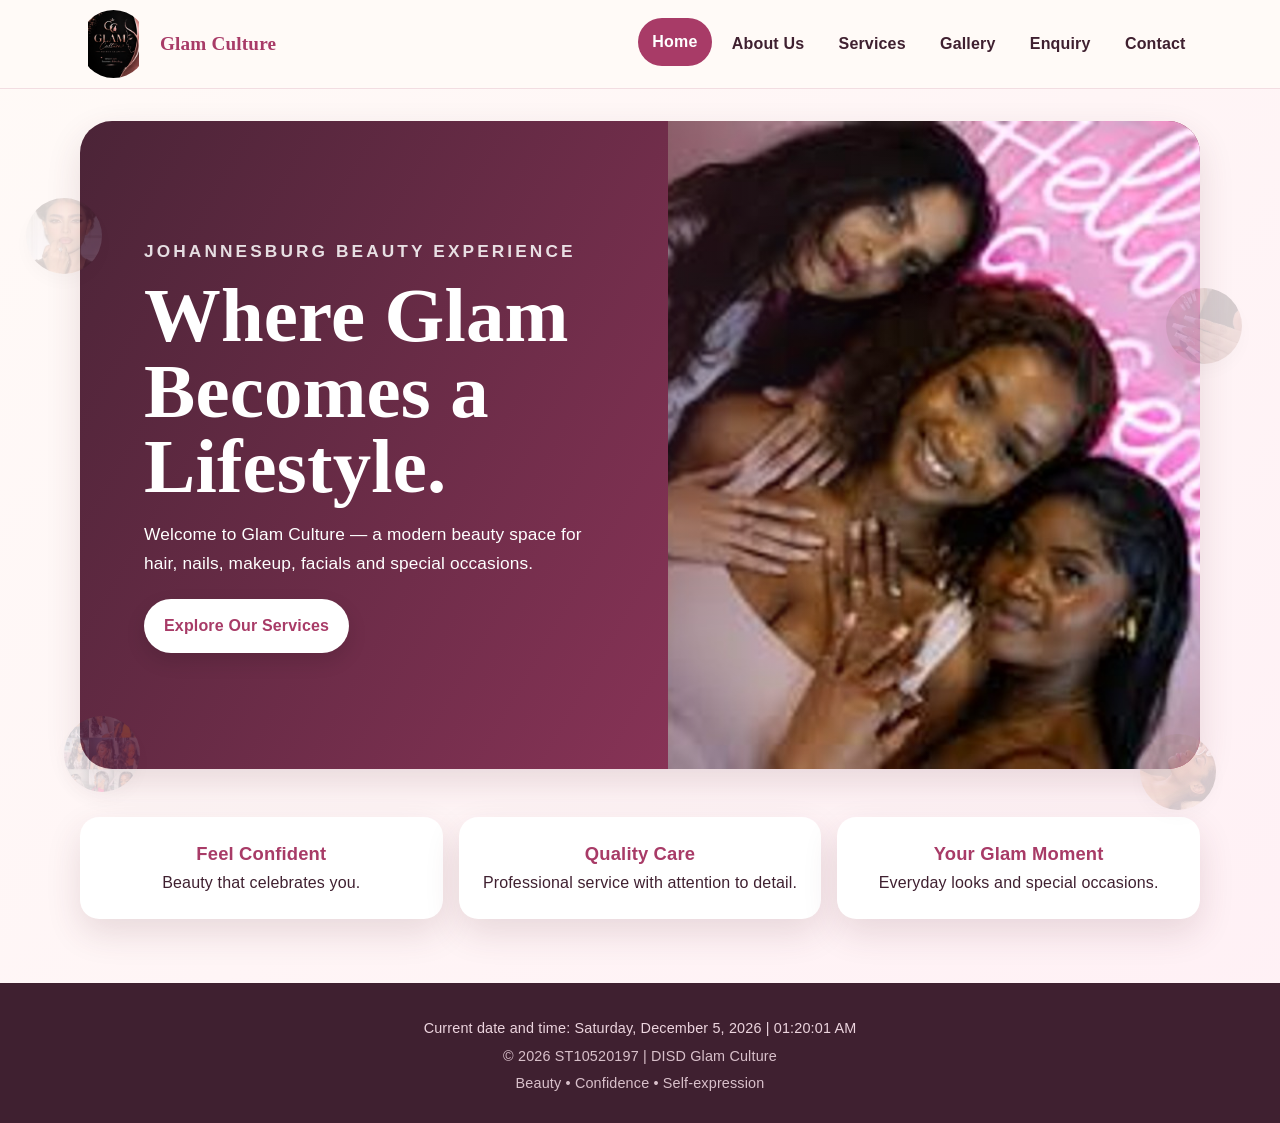
<file: DISD GLAM CULTURE/index.html>
<!DOCTYPE html>
<html lang="en">
<head>
<meta charset="utf-8"/>
<meta content="width=device-width,initial-scale=1.0" name="viewport"/>
<meta content="Discover Glam Culture in Johannesburg for hair styling, nail services, makeup, facials and bridal beauty. Explore our beauty services and enquire today." name="description"/>
<meta content="beauty salon Johannesburg, hair styling, nail services, makeup, facials, bridal beauty" name="keywords"/>
<meta content="#a83b67" name="theme-color"/>
<title>Glam Culture | Beauty Services in Johannesburg</title>
<link href="style.css" rel="stylesheet"/>
</head>
<body>
<header class="site-header">
<nav aria-label="Main navigation" class="navbar">
<a class="brand" href="home.html">
<img alt="Glam Culture logo" class="logo" src="images/logo.png"/>
<span>Glam Culture</span>
</a>
<button aria-expanded="false" aria-label="Open navigation" class="menu-btn">Menu</button>
<ul class="nav-links">
<li><a class="active" href="home.html">Home</a>
</li>
<li><a class="" href="about.html">About Us</a>
</li>
<li><a class="" href="services.html">Services</a>
</li>
<li><a class="" href="gallery.html">Gallery</a>
</li>
<li><a href="enquiry.html">Enquiry</a></li>
<li><a class="" href="contact.html">Contact</a>
</li>
</ul>
</nav>
</header>
<div aria-hidden="true" class="floating-glam">
<img alt="" class="float-item" src="images/makeup.jpg"/>
<img alt="" class="float-item" src="images/nails.jpg"/>
<img alt="" class="float-item" src="images/hair.jpg"/>
<img alt="" class="float-item" src="images/facial.jpg"/>
</div>
<main>
<section class="hero">
<div class="hero-copy">
<p class="eyebrow">Johannesburg Beauty Experience</p>
<h1>Where Glam Becomes a Lifestyle.</h1>
<p>Welcome to Glam Culture — a modern beauty space for hair, nails, makeup, facials and special occasions.</p>
<a class="btn" href="services.html">Explore Our Services</a>
</div>
<div class="hero-image">
<picture><source media="(max-width:600px)" srcset="images/beauty-480.jpg"/>
<source media="(max-width:1000px)" srcset="images/beauty-900.jpg"/>
<img alt="Glam Culture beauty inspiration" sizes="(max-width:900px) 100vw, 45vw" src="images/beauty-1400.jpg" srcset="images/beauty-480.jpg 480w, images/beauty-900.jpg 900w, images/beauty-1400.jpg 1400w"/>
</picture>
</div>
</section>
<section class="intro-strip reveal">
<article>
<strong>Feel Confident</strong>
<span>Beauty that celebrates you.</span>
</article>
<article><strong>Quality Care</strong>
<span>Professional service with attention to detail.</span>
</article>
<article><strong>Your Glam Moment</strong>
<span>Everyday looks and special occasions.</span>
</article>
</section>
</main>
<footer class="site-footer">
<p aria-live="off" class="live-clock" id="liveDateTime">Current date and time loading…</p>
<p>© 2026 ST10520197 | DISD Glam Culture</p>
<p>Beauty • Confidence • Self-expression</p>
</footer>
<script defer="" src="js/script.js"></script>
</body>
</html>
</file>
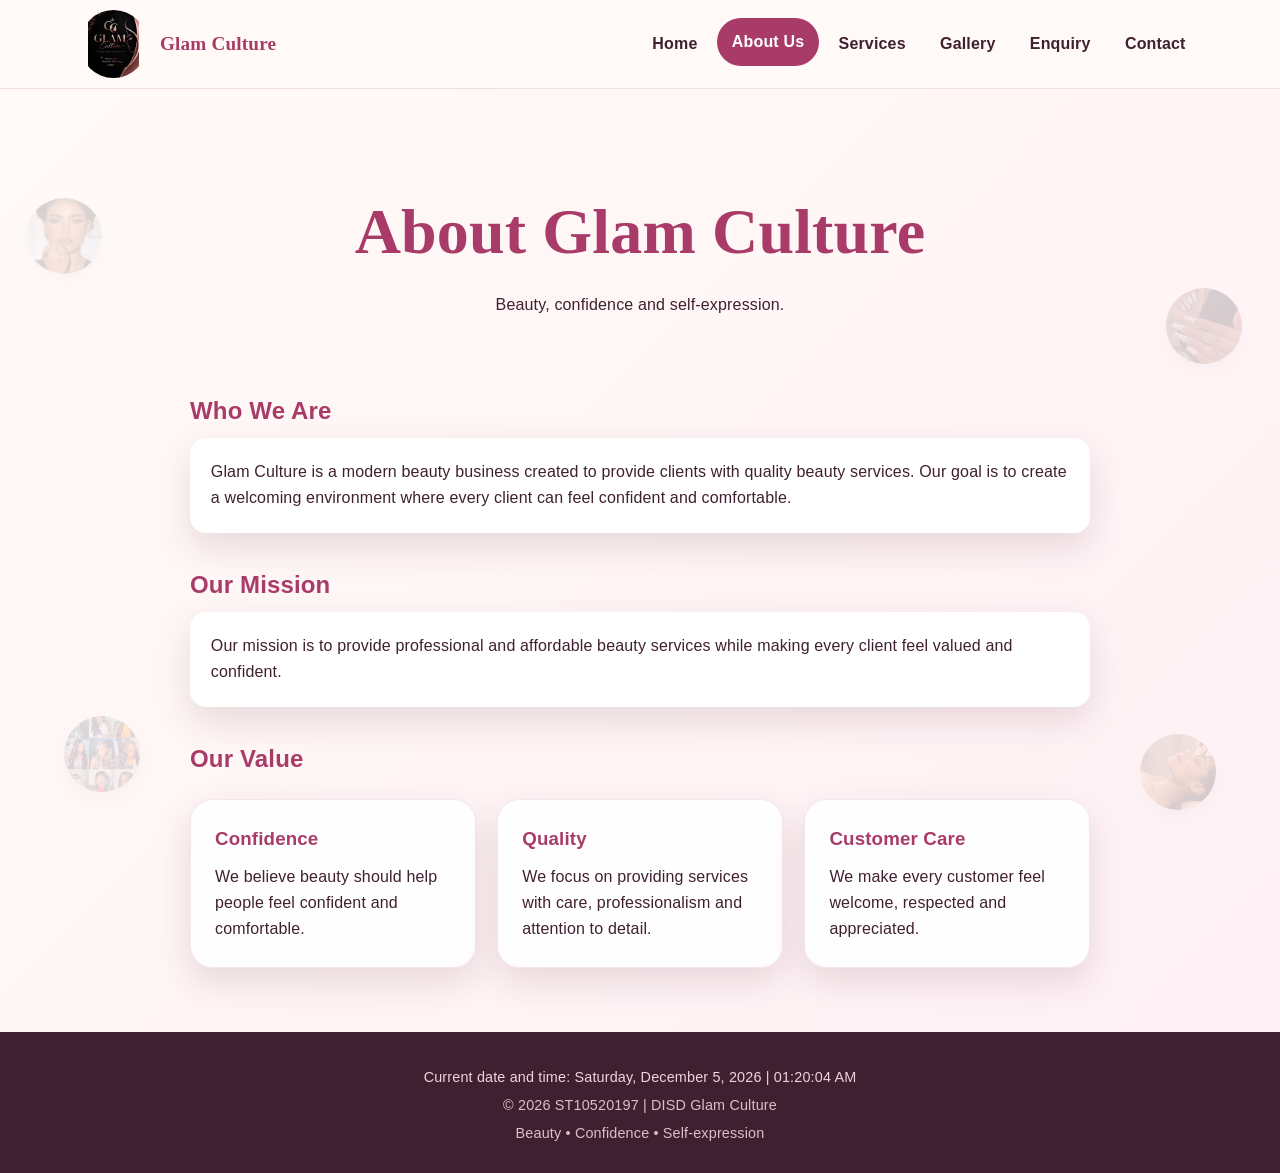
<file: DISD GLAM CULTURE/about.html>
<!DOCTYPE html>
<html lang="en">
<head>
<meta charset="utf-8"/>
<meta content="width=device-width,initial-scale=1.0" name="viewport"/>
<meta content="Learn about Glam Culture, a Johannesburg beauty business focused on confidence, quality beauty services and welcoming customer care." name="description"/>
<meta content="Glam Culture, beauty business Johannesburg, beauty care" name="keywords"/>
<meta content="#a83b67" name="theme-color"/>
<title>About Glam Culture | Our Beauty Story</title>
<link href="style.css" rel="stylesheet"/>
</head>
<body>
<header class="site-header">
<nav aria-label="Main navigation" class="navbar">
<a class="brand" href="home.html">
<img alt="Glam Culture logo" class="logo" src="images/logo.png"/>
<span>Glam Culture</span>
</a>
<button aria-expanded="false" aria-label="Open navigation" class="menu-btn">Menu </button>
<ul class="nav-links">
<li>
<a class="" href="home.html">Home</a>
</li>
<li>
<a class="active" href="about.html">About Us</a>
</li>
<li>
<a class="" href="services.html">Services</a>
</li>
<li>
<a class="" href="gallery.html">Gallery</a>
</li>
<li><a href="enquiry.html">Enquiry</a></li><li>
<a class="" href="contact.html">Contact</a>
</li>
</ul>
</nav>
</header>
<div aria-hidden="true" class="floating-glam">
<img alt="" class="float-item" loading="lazy" src="images/makeup.jpg"/>
<img alt="" class="float-item" loading="lazy" src="images/nails.jpg"/>
<img alt="" class="float-item" loading="lazy" src="images/hair.jpg"/>
<img alt="" class="float-item" loading="lazy" src="images/facial.jpg"/>
</div>
<main>
<section class="heading">
<h1>About Glam Culture

            </h1>
<p>Beauty, confidence and self-expression.

            </p>
</section>
<section class="about reveal">
<h2>Who We Are

            </h2>
<p>Glam Culture is a modern beauty business created to provide clients with quality beauty services. Our goal is to create a welcoming environment where every client can feel confident and comfortable.</p>
<h2>Our Mission </h2>
<p>Our mission is to provide professional and affordable beauty services while making every client feel valued and confident.</p>
<h2>Our Value</h2>
<div class="values">
<div class="box">
<h3>Confidence</h3>
<p>We believe beauty should help people feel confident and comfortable.</p>
</div>
<div class="box">
<h3>Quality</h3>
<p>We focus on providing services with care, professionalism and attention to detail.</p>
</div>
<div class="box">
<h3>Customer Care</h3>
<p>We make every customer feel welcome, respected and appreciated.</p>
</div>
</div>
</section>
</main>
<footer class="site-footer">
<p aria-live="off" class="live-clock" id="liveDateTime">Current date and time loading…</p>
<p>© 2026 ST10520197 | DISD Glam Culture</p>
<p>Beauty • Confidence • Self-expression</p>
</footer>
<script defer="" src="js/script.js"></script>
</body>
</html>
</file>
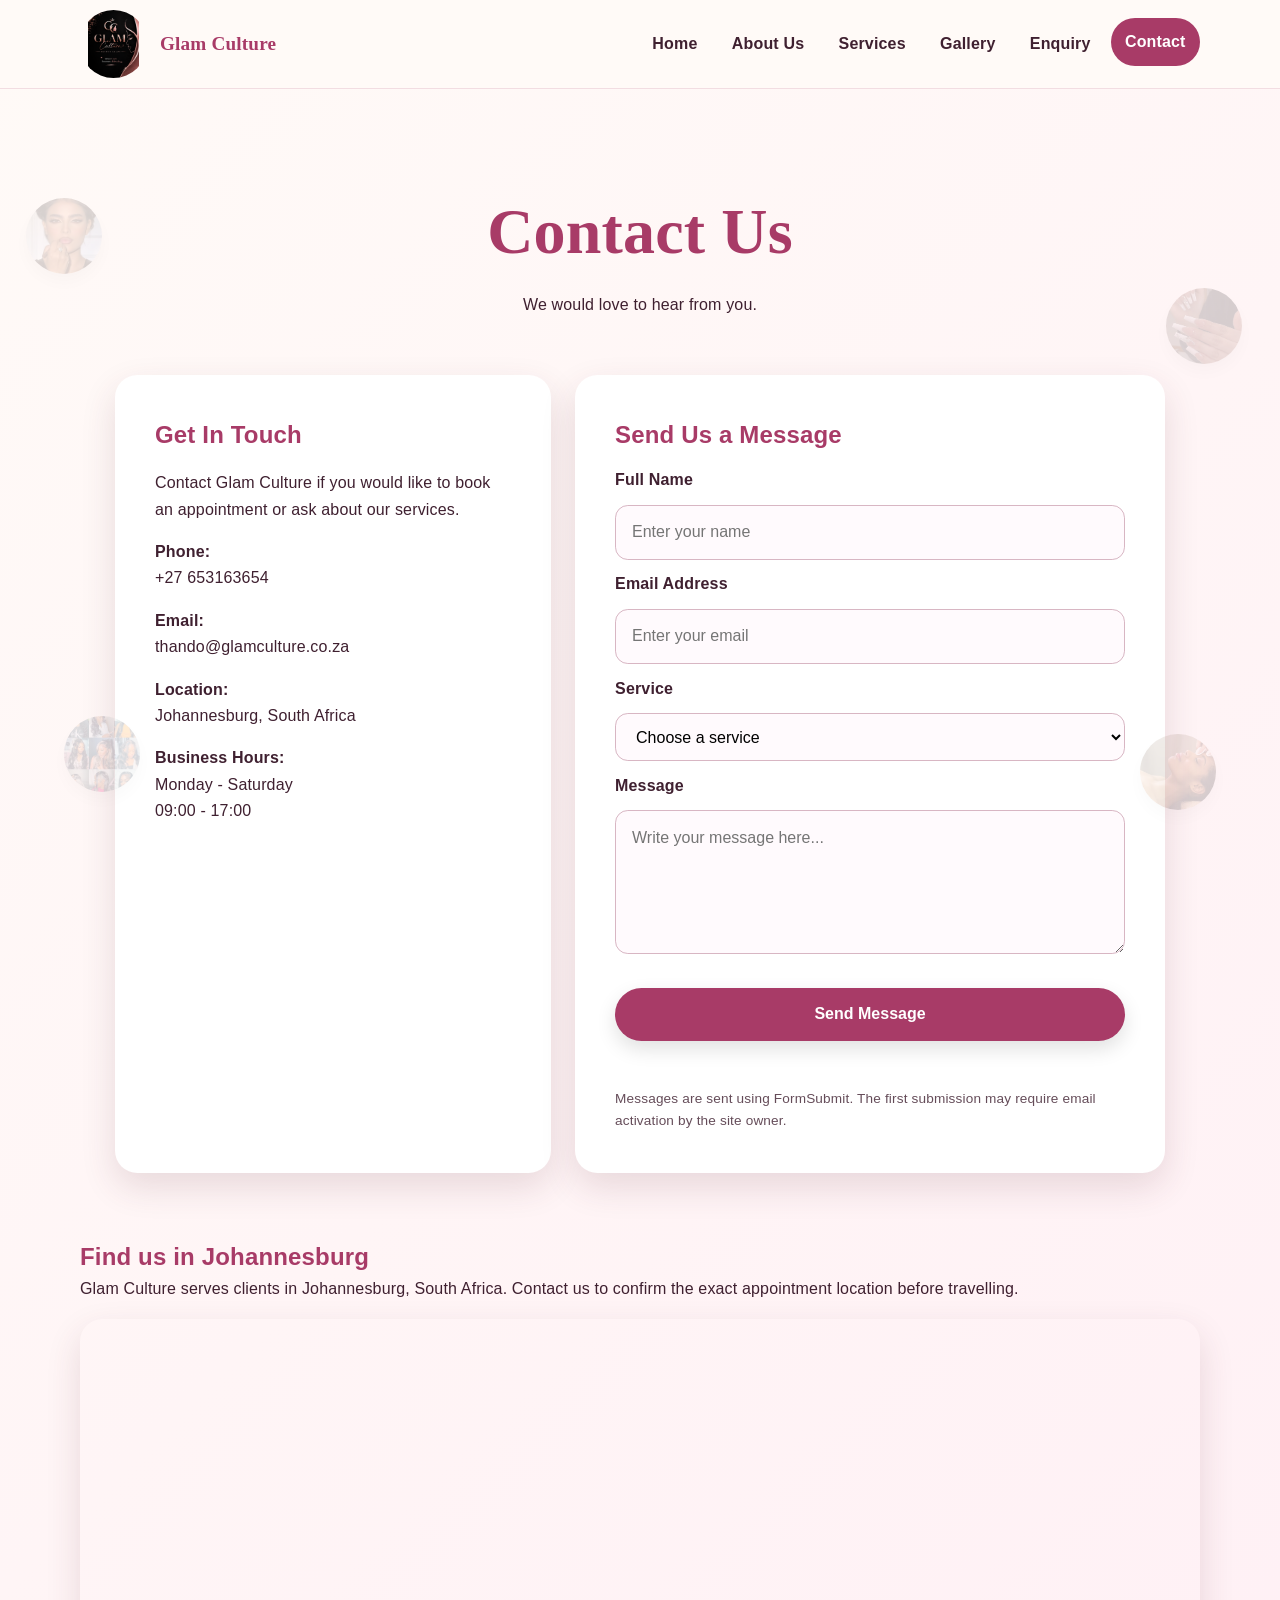
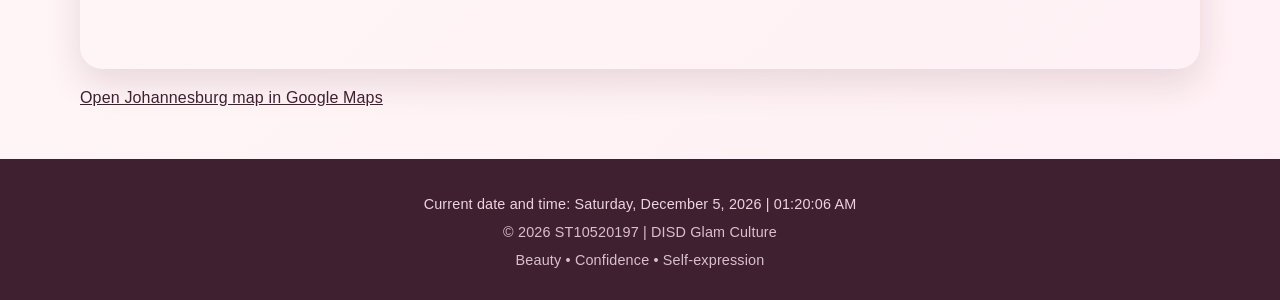
<file: DISD GLAM CULTURE/contact.html>
<!DOCTYPE html>
<html lang="en">
<head>
<meta charset="utf-8"/>
<meta content="width=device-width,initial-scale=1.0" name="viewport"/>
<meta content="Contact Glam Culture in Johannesburg to ask about beauty services, availability and appointments. Send a message using our contact form." name="description"/>
<meta content="contact beauty salon Johannesburg, beauty appointment enquiry" name="keywords"/>
<meta content="#a83b67" name="theme-color"/>
<title>Contact &amp; Appointments | Glam Culture Johannesburg</title>
<link href="style.css" rel="stylesheet"/>
</head>
<body>
<header class="site-header">
<nav aria-label="Main navigation" class="navbar">
<a class="brand" href="home.html">
<img alt="Glam Culture logo" class="logo" src="images/logo.png"/>
<span>Glam Culture</span>
</a>
<button aria-expanded="false" aria-label="Open navigation" class="menu-btn">Menu</button>
<ul class="nav-links">
<li>
<a class="" href="home.html">Home </a>
</li>
<li>
<a class="" href="about.html">About Us</a>
</li>
<li>
<a class="" href="services.html">Services</a>
</li>
<li>
<a class="" href="gallery.html">Gallery</a>
</li>
<li><a href="enquiry.html">Enquiry</a></li><li>
<a class="active" href="contact.html">Contact</a>
</li>
</ul>
</nav>
</header>
<div aria-hidden="true" class="floating-glam">
<img alt="" class="float-item" loading="lazy" src="images/makeup.jpg"/>
<img alt="" class="float-item" loading="lazy" src="images/nails.jpg"/>
<img alt="" class="float-item" loading="lazy" src="images/hair.jpg"/>
<img alt="" class="float-item" loading="lazy" src="images/facial.jpg"/>
</div>
<main>
<section class="heading">
<h1>Contact Us</h1>
<p>We would love to hear from you.</p>
</section>
<section class="contact reveal">
<div class="contact-info">
<h2>Get In Touch</h2>
<p>Contact Glam Culture if you would like to book an appointment or ask about our services.</p>
<p>
<strong>Phone:</strong>
<br/>+27 653163654</p>
<p>
<strong>Email:</strong>
<br/>thando@glamculture.co.za</p>
<p>
<strong>Location:</strong>
<br/>Johannesburg, South Africa</p>
<p>
<strong>Business Hours:</strong>
<br/>Monday - Saturday<br/>09:00 - 17:00</p>
</div>
<div class="contact-form">
<h2>Send Us a Message</h2>
<form action="https://formsubmit.co/thando@glamculture.co.za" id="contactForm" method="POST">
<input name="_subject" type="hidden" value="New Glam Culture website contact message"/>
<input name="_captcha" type="hidden" value="true"/>
<label for="name">Full Name</label>
<input autocomplete="name" id="name" maxlength="80" minlength="2" name="name" placeholder="Enter your name" required="" type="text"/>
<label for="email">Email Address</label>
<input autocomplete="email" id="email" maxlength="120" name="email" placeholder="Enter your email" required="" type="email"/>
<label for="service">Service</label>
<select id="service" name="service" required="">
<option disabled="" selected="" value="">Choose a service</option>
<option>Hair Styling</option>
<option>Nail Services</option>
<option>Makeup</option>
<option>Facials</option>
<option>Bridal Beauty</option>
<option>General Enquiry</option>
</select>
<label for="message">Message</label>
<textarea id="message" maxlength="1000" minlength="10" name="message" placeholder="Write your message here..." required=""></textarea>
<button class="btn btn-dark" type="submit">Send Message</button>
<p aria-live="polite" class="form-status" id="formStatus" role="status"></p>
<p class="form-note">Messages are sent using FormSubmit. The first submission may require email activation by the site owner.</p>
</form>
</div>
</section>
<section class="map-section container">
<h2>Find us in Johannesburg</h2>
<p>Glam Culture serves clients in Johannesburg, South Africa. Contact us to confirm the exact appointment location before travelling.</p>
<div class="map-frame"><iframe loading="lazy" referrerpolicy="no-referrer-when-downgrade" src="https://maps.google.com/maps?q=Johannesburg%2C%20South%20Africa&amp;z=11&amp;output=embed" title="Map of Johannesburg, South Africa"></iframe></div>
<p><a href="https://www.google.com/maps/search/?api=1&amp;query=Johannesburg%2C%20South%20Africa" rel="noopener noreferrer" target="_blank">Open Johannesburg map in Google Maps</a></p>
</section>
</main>
<footer class="site-footer">
<p aria-live="off" class="live-clock" id="liveDateTime">Current date and time loading…</p>
<p>© 2026 ST10520197 | DISD Glam Culture</p>
<p>Beauty • Confidence • Self-expression</p>
</footer>
<script defer="" src="js/script.js"></script>
</body>
</html>
</file>
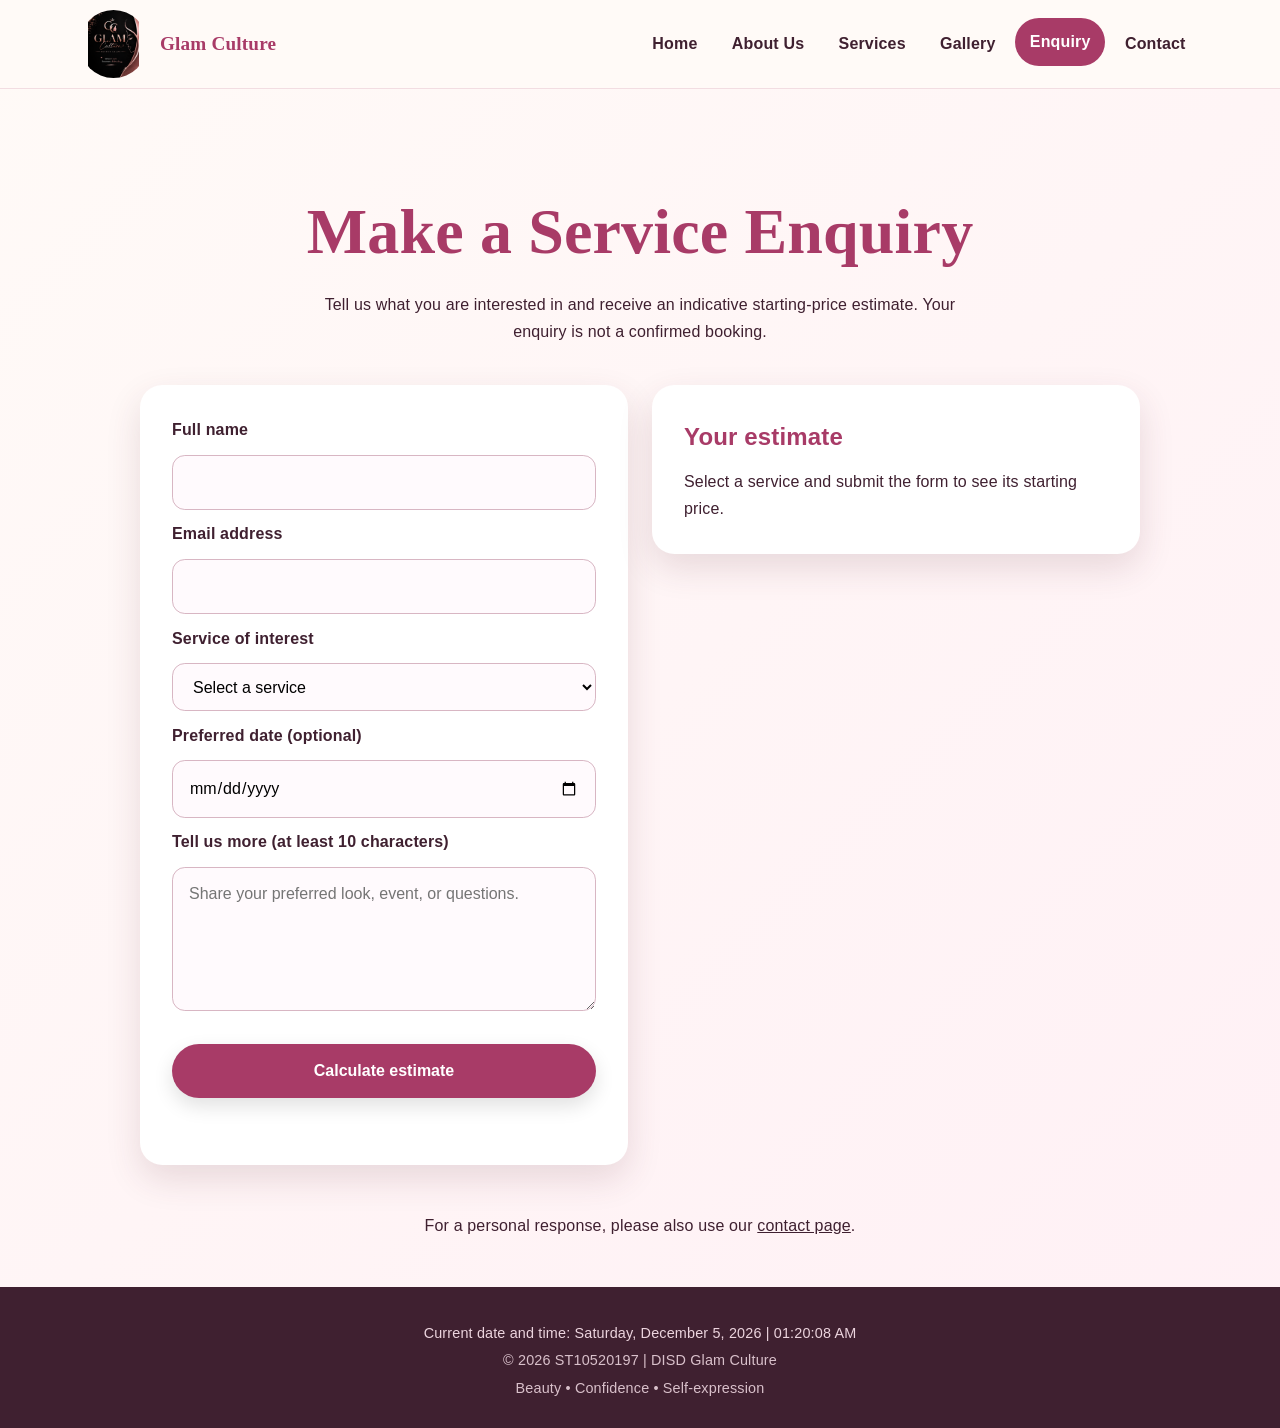
<file: DISD GLAM CULTURE/enquiry.html>
<!DOCTYPE html>

<html lang="en">
<head>
<meta charset="utf-8"/>
<meta content="width=device-width, initial-scale=1.0" name="viewport"/>
<meta content="Enquire about Glam Culture beauty services in Johannesburg. Select a service and receive an indicative starting-price estimate." name="description"/>
<meta content="beauty service enquiry Johannesburg, Glam Culture prices, beauty appointments" name="keywords"/>
<meta content="#a83b67" name="theme-color"/>
<title>Service Enquiry &amp; Estimate | Glam Culture</title>
<link href="style.css" rel="stylesheet"/>
</head>
<body>
<header class="site-header">
<nav aria-label="Main navigation" class="navbar">
<a class="brand" href="home.html"><img alt="Glam Culture logo" class="logo" src="images/logo.png"/><span>Glam Culture</span></a>
<button aria-expanded="false" aria-label="Open navigation" class="menu-btn">Menu</button>
<ul class="nav-links">
<li><a href="home.html">Home</a></li><li><a href="about.html">About Us</a></li><li><a href="services.html">Services</a></li><li><a href="gallery.html">Gallery</a></li><li><a class="active" href="enquiry.html">Enquiry</a></li><li><a href="contact.html">Contact</a></li>
</ul>
</nav>
</header>
<main>
<section class="heading"><h1>Make a Service Enquiry</h1><p>Tell us what you are interested in and receive an indicative starting-price estimate. Your enquiry is not a confirmed booking.</p></section>
<section class="enquiry-wrap">
<form action="#enquiryResult" id="enquiryForm" method="get" novalidate="">
<label for="enquiryName">Full name</label><input autocomplete="name" id="enquiryName" maxlength="80" minlength="2" name="name" required="" type="text"/>
<label for="enquiryEmail">Email address</label><input autocomplete="email" id="enquiryEmail" maxlength="120" name="email" required="" type="email"/>
<label for="enquiryService">Service of interest</label>
<select id="enquiryService" name="service" required="">
<option disabled="" selected="" value="">Select a service</option>
<option value="hair">Hair Styling</option><option value="nails">Nail Services</option><option value="makeup">Makeup</option><option value="facials">Facials</option><option value="bridal">Bridal Beauty</option><option value="package">Glam Package</option>
</select>
<label for="enquiryDate">Preferred date (optional)</label><input id="enquiryDate" name="preferredDate" type="date"/>
<label for="enquiryMessage">Tell us more (at least 10 characters)</label><textarea id="enquiryMessage" maxlength="1000" minlength="10" name="message" placeholder="Share your preferred look, event, or questions." required=""></textarea>
<button class="btn btn-dark" type="submit">Calculate estimate</button>
<p aria-live="polite" class="form-status" id="enquiryStatus" role="status"></p>
</form>
<section aria-live="polite" class="estimate-card" id="enquiryResult">
<h2>Your estimate</h2><p>Select a service and submit the form to see its starting price.</p>
</section>
</section>
<p class="center-cta">For a personal response, please also use our <a href="contact.html">contact page</a>.</p>
</main>
<footer class="site-footer">
<p aria-live="off" class="live-clock" id="liveDateTime">Current date and time loading…</p><p>© 2026 ST10520197 | DISD Glam Culture</p><p>Beauty • Confidence • Self-expression</p></footer>
<script defer="" src="js/script.js"></script>
</body>
</html>
</file>
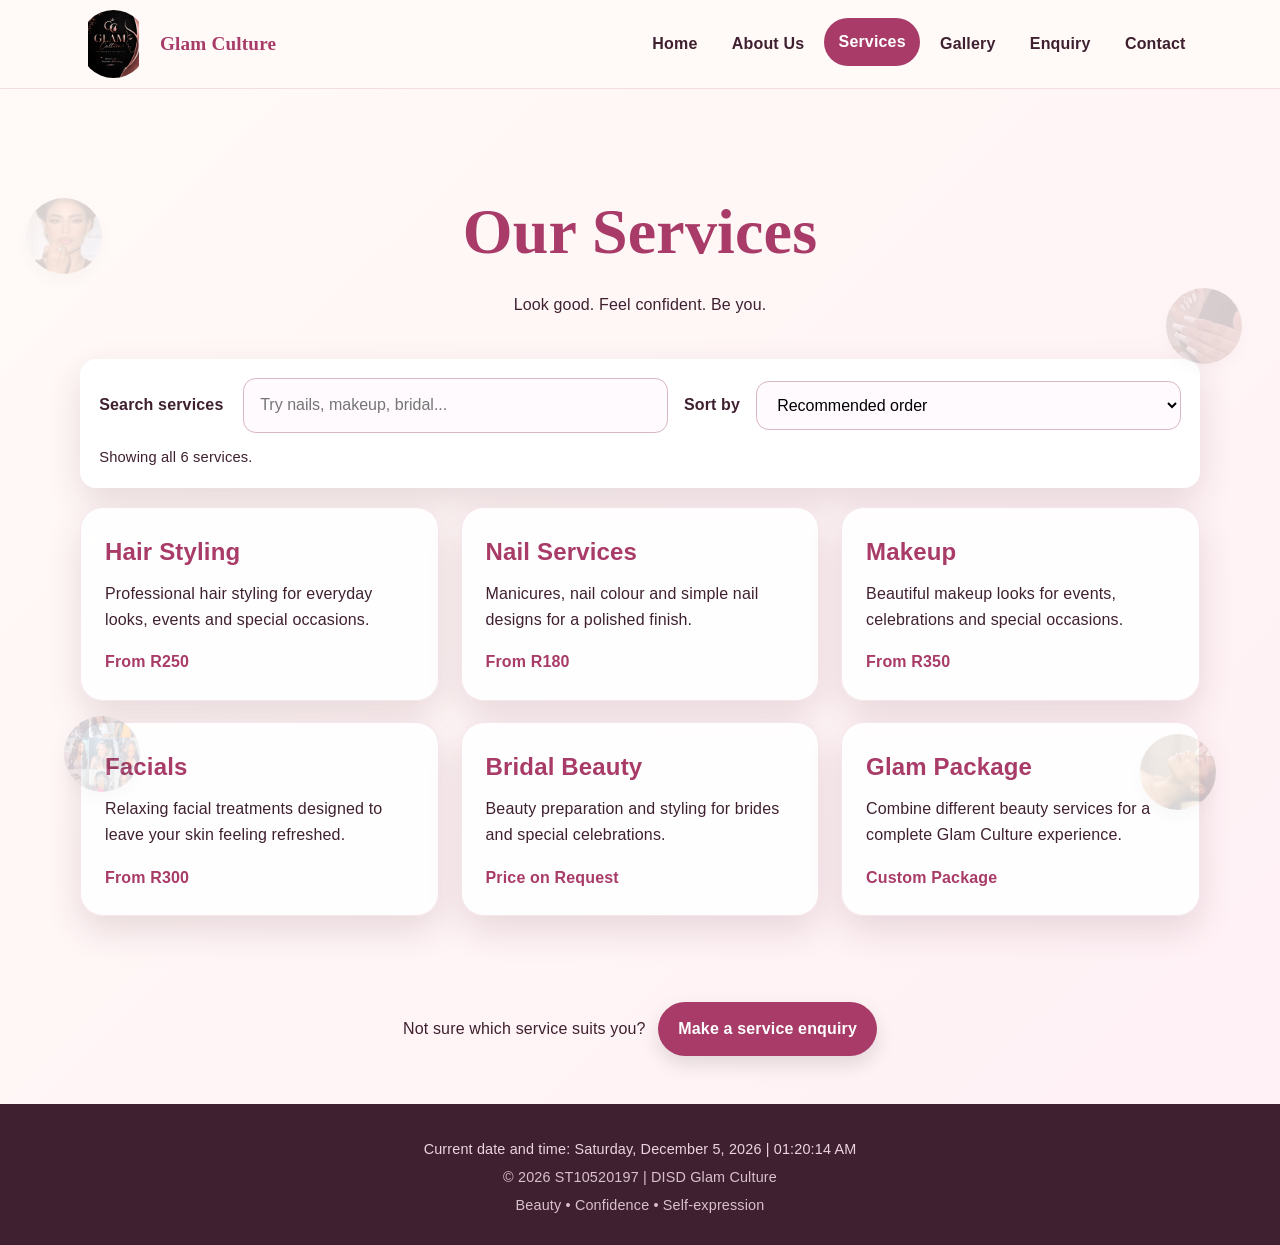
<file: DISD GLAM CULTURE/services.html>
<!DOCTYPE html>
<html lang="en">
<head>
<meta charset="utf-8"/>
<meta content="width=device-width,initial-scale=1.0" name="viewport"/>
<meta content="Explore Glam Culture beauty services and starting prices for hair styling, nails, makeup, facials, bridal beauty and custom packages in Johannesburg." name="description"/>
<meta content="Johannesburg beauty services, hair styling prices, nail services, makeup, facials" name="keywords"/>
<meta content="#a83b67" name="theme-color"/>
<title>Beauty Services &amp; Prices | Glam Culture Johannesburg</title>
<link href="style.css" rel="stylesheet"/>
</head>
<body>
<header class="site-header">
<nav aria-label="Main navigation" class="navbar">
<a class="brand" href="home.html">
<img alt="Glam Culture logo" class="logo" src="images/logo.png"/>
<span>Glam Culture</span>
</a>
<button aria-expanded="false" aria-label="Open navigation" class="menu-btn">Menu</button>
<ul class="nav-links">
<li><a class="" href="home.html">Home</a>
</li>
<li><a class="" href="about.html">About Us</a>
</li>
<li><a class="active" href="services.html">Services</a>
</li>
<li><a class="" href="gallery.html">Gallery</a>
</li>
<li><a href="enquiry.html">Enquiry</a></li>
<li><a class="" href="contact.html">Contact</a>
</li>
</ul>
</nav>
</header>
<div aria-hidden="true" class="floating-glam">
<img alt="" class="float-item" loading="lazy" src="images/makeup.jpg"/>
<img alt="" class="float-item" loading="lazy" src="images/nails.jpg"/>
<img alt="" class="float-item" loading="lazy" src="images/hair.jpg"/>
<img alt="" class="float-item" loading="lazy" src="images/facial.jpg"/>
</div>
<main>
<section class="heading">
<h1>Our Services</h1>
<p>Look good. Feel confident. Be you.</p>
</section>
<section aria-label="Find a service" class="service-tools container">
<label for="serviceSearch">Search services</label>
<input aria-describedby="serviceCount" id="serviceSearch" placeholder="Try nails, makeup, bridal..." type="search"/>
<label for="serviceSort">Sort by</label>
<select id="serviceSort"><option value="default">Recommended order</option><option value="price-low">Price: low to high</option><option value="name">Name: A to Z</option></select>
<p aria-live="polite" id="serviceCount">Showing all 6 services.</p>
</section>
<section class="services reveal" id="serviceList">
<article class="service" data-name="Hair Styling" data-price="250" data-service-card="">
<h2>Hair Styling</h2>
<p>Professional hair styling for everyday looks, events and special occasions.</p>
<div class="price">From R250</div>
</article>
<article class="service" data-name="Nail Services" data-price="180" data-service-card="">
<h2>Nail Services</h2>
<p>Manicures, nail colour and simple nail designs for a polished finish.</p>
<div class="price">From R180</div>
</article>
<article class="service" data-name="Makeup" data-price="350" data-service-card="">
<h2>Makeup</h2>
<p>Beautiful makeup looks for events, celebrations and special occasions.</p>
<div class="price">From R350</div>
</article>
<article class="service" data-name="Facials" data-price="300" data-service-card="">
<h2>Facials</h2>
<p>Relaxing facial treatments designed to leave your skin feeling refreshed.</p>
<div class="price">From R300</div>
</article>
<article class="service" data-name="Bridal Beauty" data-price="999999" data-service-card="">
<h2>Bridal Beauty</h2>
<p>Beauty preparation and styling for brides and special celebrations.</p>
<div class="price">Price on Request</div>
</article>
<article class="service" data-name="Glam Package" data-price="999999" data-service-card="">
<h2>Glam Package</h2>
<p>Combine different beauty services for a complete Glam Culture experience.</p>
<div class="price">Custom Package</div>
</article>
</section>
<p class="center-cta">Not sure which service suits you? <a class="btn btn-dark" href="enquiry.html">Make a service enquiry</a></p>
</main>
<footer class="site-footer">
<p aria-live="off" class="live-clock" id="liveDateTime">Current date and time loading…</p>
<p>© 2026 ST10520197 | DISD Glam Culture</p>
<p>Beauty • Confidence • Self-expression</p>
</footer>
<script defer="" src="js/script.js"></script>
</body>
</html>
</file>
<file: DISD GLAM CULTURE/style.css>
*{
    margin:0;
    padding:0;
    box-sizing:border-box
}
:root
{
    --pink:#f7bfd2;
    --soft:#fff0f5;
    --rose:#a83b67;
    --deep:#3f2030;
    --cream:#fffaf7;
    --white:#fff;
    --shadow:0 14px 35px rgba(89,39,60,.14);
    --radius:1.4rem
}
html
{scroll-behavior:smooth}
body{
    font-family:Arial,Helvetica,sans-serif;
    font-size:1rem;line-height:1.65;
    letter-spacing:.01em;color:var(--deep);
    background:linear-gradient(135deg,var(--cream),var(--soft));
    min-height:100vh;
    overflow-x:hidden
}
img{
    max-width:100%;
    display:block
}
a{
    color:inherit
}button,input,select,textarea
{font:inherit
}
.site-header{position:sticky;top:0;z-index:50;background:rgba(255,250,247,.94);backdrop-filter:blur(12px);border-bottom:1px solid rgba(168,59,103,.15)}
.navbar{width:min(1120px,92%);margin:auto;min-height:5.5rem;display:flex;align-items:center;justify-content:space-between;gap:1.5rem}.brand{display:flex;align-items:center;gap:.8rem;text-decoration:none;font-weight:800}.logo{width:4.2rem;height:4.2rem;object-fit:contain;border-radius:50%}.brand span{font-family:Georgia,serif;font-size:1.2rem;color:var(--rose)}
.nav-links{list-style:none;display:flex;align-items:center;gap:.35rem}.nav-links a{display:block;text-decoration:none;padding:.65rem .9rem;border-radius:999px;font-weight:700;transition:.25s ease}.nav-links a:hover,.nav-links a:focus,.nav-links a.active{color:white;background:var(--rose);transform:translateY(-2px)}
.menu-btn{display:none;border:0;background:var(--rose);color:white;padding:.6rem .8rem;border-radius:.7rem;cursor:pointer}main{min-height:70vh}.container{width:min(1120px,92%);margin:auto}
.hero{width:min(1120px,92%);margin:2rem auto 3rem;min-height:72vh;border-radius:2rem;overflow:hidden;position:relative;display:grid;grid-template-columns:1.05fr .95fr;align-items:center;background:linear-gradient(120deg,#4b2437,#a83b67);box-shadow:var(--shadow)}
.hero-copy{padding:clamp(2rem,5vw,5rem);color:white;z-index:2}.eyebrow{text-transform:uppercase;letter-spacing:.18em;font-size:.78rem;font-weight:800;opacity:.85}.hero h1{font-family:Georgia,serif;font-size:clamp(2.6rem,6vw,5.2rem);line-height:.98;margin:.8rem 0 1rem}.hero p{max-width:34rem;font-size:1.08rem}.hero-image{height:100%;min-height:72vh;position:relative}.hero-image img{width:100%;height:100%;object-fit:cover}.hero-image::after{content:"";position:absolute;inset:0;background:linear-gradient(90deg,rgba(75,36,55,.35),transparent 50%)}
.btn{display:inline-block;margin-top:1.4rem;padding:.85rem 1.25rem;border-radius:999px;background:white;color:var(--rose);text-decoration:none;font-weight:800;box-shadow:0 8px 20px rgba(0,0,0,.12);transition:.25s ease}.btn:hover,.btn:focus{transform:translateY(-3px) scale(1.02)}.btn-dark{background:var(--rose);color:white;border:0;cursor:pointer}
.heading{text-align:center;padding:clamp(3rem,7vw,6rem) 1rem 2rem}.heading h1{font-family:Georgia,serif;font-size:clamp(2.2rem,5vw,4rem);color:var(--rose)}.heading p{max-width:42rem;margin:.5rem auto}
.services,.gallery,.values{width:min(1120px,92%);margin:1rem auto 4rem;display:grid;grid-template-columns:repeat(3,1fr);gap:1.35rem}
.service,.box,.gallery-item{background:rgba(255,255,255,.88);border:1px solid rgba(168,59,103,.12);border-radius:var(--radius);padding:1.5rem;box-shadow:var(--shadow);transition:transform .25s ease,box-shadow .25s ease}.service:hover,.box:hover,.gallery-item:hover{transform:translateY(-7px);box-shadow:0 20px 45px rgba(89,39,60,.2)}.service h2,.box h3{color:var(--rose);margin-bottom:.55rem}.price{margin-top:1rem;font-weight:800;color:var(--rose)}
.gallery-item{padding:.75rem;overflow:hidden}.gallery-item img{width:100%;height:17rem;object-fit:cover;border-radius:1rem;transition:transform .4s ease}.gallery-item:hover img{transform:scale(1.045)}.gallery-item h3{text-align:center;padding:.8rem .2rem .3rem;color:var(--rose)}
.about{width:min(900px,92%);margin:auto auto 4rem}.about>h2{color:var(--rose);margin:2rem 0 .5rem}.about>p{background:white;padding:1.3rem;border-radius:1rem;box-shadow:var(--shadow)}.about .values{width:100%;margin:1.3rem 0}
.contact{width:min(1050px,92%);margin:1rem auto 4rem;display:grid;grid-template-columns:.85fr 1.15fr;gap:1.5rem}.contact-info,.contact-form{background:white;padding:clamp(1.5rem,4vw,2.5rem);border-radius:var(--radius);box-shadow:var(--shadow)}.contact-info h2,.contact-form h2{color:var(--rose);margin-bottom:.8rem}.contact-info p{margin:1rem 0}form{display:grid;gap:.7rem}label{font-weight:700}
input,select,textarea{width:100%;border:1px solid #d8b6c3;background:#fffafd;padding:.85rem 1rem;border-radius:.8rem;outline:none;transition:.2s}input:focus,select:focus,textarea:focus{border-color:var(--rose);box-shadow:0 0 0 3px rgba(168,59,103,.12)}textarea{min-height:9rem;resize:vertical}
.intro-strip{width:min(1120px,92%);margin:0 auto 4rem;display:grid;grid-template-columns:repeat(3,1fr);gap:1rem}.intro-strip article{text-align:center;background:white;padding:1.4rem;border-radius:1.2rem;box-shadow:var(--shadow)}.intro-strip strong{display:block;color:var(--rose);font-size:1.15rem}
.floating-glam{position:fixed;inset:0;pointer-events:none;z-index:10;overflow:hidden}.float-item{position:absolute;width:clamp(42px,6vw,76px);height:clamp(42px,6vw,76px);object-fit:cover;border-radius:50%;opacity:.16;box-shadow:0 8px 18px rgba(0,0,0,.15);animation:drift 12s ease-in-out infinite alternate}.float-item:nth-child(1){left:2%;top:22%}.float-item:nth-child(2){right:3%;top:32%;animation-delay:-3s}.float-item:nth-child(3){left:5%;bottom:12%;animation-delay:-6s}.float-item:nth-child(4){right:5%;bottom:10%;animation-delay:-8s}@keyframes drift{to{transform:translateY(-28px) rotate(12deg) scale(1.08)}}
.site-footer{background:var(--deep);color:#ffe8f1;text-align:center;padding:1.7rem 1rem;margin-top:2rem}.site-footer p+p{margin-top:.25rem;font-size:.9rem;opacity:.8}.reveal{opacity:0;transform:translateY(18px);transition:.6s ease}.reveal.visible{opacity:1;transform:none}
@media(max-width:900px){.hero{grid-template-columns:1fr}.hero-image{min-height:23rem}.services,.gallery,.values{grid-template-columns:repeat(2,1fr)}.contact{grid-template-columns:1fr}}
@media(max-width:700px){.navbar{min-height:4.8rem;flex-wrap:wrap;padding:.5rem 0}.brand span{display:none}.menu-btn{display:block}.nav-links{display:none;width:100%;flex-direction:column;align-items:stretch;padding-bottom:.7rem}.nav-links.open{display:flex}.nav-links a{text-align:center}.hero{min-height:auto;margin-top:1rem}.hero-copy{padding:2rem}.hero-image{min-height:18rem}.services,.gallery,.values,.intro-strip{grid-template-columns:1fr}.gallery-item img{height:15rem}.float-item{display:none}}
@media(prefers-reduced-motion:reduce){*,*::before,*::after{animation:none!important;scroll-behavior:auto!important;transition:none!important}.reveal{opacity:1;transform:none}}

/* Part 3: service search, accessible gallery lightbox, forms and map. */
[hidden] { display: none !important; }
.service-tools { display: grid; grid-template-columns: minmax(8rem, auto) minmax(12rem, 1fr) auto minmax(12rem, 1fr); align-items: center; gap: .7rem 1rem; margin: 0 auto 1.2rem; padding: 1.2rem; background: #fff; border-radius: 1rem; box-shadow: var(--shadow); }
.service-tools #serviceCount { grid-column: 1 / -1; margin: 0; font-size: .92rem; }
.no-services { grid-column: 1 / -1; padding: 1.5rem; text-align: center; background: #fff; border-radius: 1rem; }
.center-cta { width: min(1120px, 92%); margin: 0 auto 3rem; text-align: center; }
.center-cta .btn { margin-left: .5rem; }
.gallery-item { display: block; width: 100%; color: inherit; font: inherit; text-align: left; cursor: zoom-in; }
.gallery-item span, .gallery-item h3 { display: block; width: 100%; text-align: center; padding: .8rem .2rem .3rem; color: var(--rose); font-weight: 800; }
.lightbox { width: min(92vw, 900px); max-width: 92vw; max-height: 92vh; margin: auto; padding: 1rem; border: 0; border-radius: 1.2rem; background: #fffaf7; box-shadow: 0 20px 70px rgba(0,0,0,.35); }
.lightbox::backdrop { background: rgba(30, 12, 21, .82); }
.lightbox img { max-height: 76vh; width: 100%; object-fit: contain; border-radius: .7rem; }
.lightbox p { text-align: center; padding: .7rem; font-weight: 800; color: var(--rose); }
.lightbox-close { display: block; margin: 0 0 .5rem auto; border: 0; border-radius: 50%; width: 2.5rem; height: 2.5rem; font-size: 1.6rem; cursor: pointer; color: white; background: var(--rose); }
.enquiry-wrap { width: min(1000px, 92%); margin: 0 auto 3rem; display: grid; grid-template-columns: 1fr 1fr; gap: 1.5rem; align-items: start; }
.enquiry-wrap form, .estimate-card { background: white; padding: clamp(1.3rem, 3vw, 2rem); border-radius: var(--radius); box-shadow: var(--shadow); }
.estimate-card h2 { color: var(--rose); margin-bottom: .8rem; }
.estimate-price { color: var(--rose); font-size: 1.5rem; font-weight: 800; }
.form-status { min-height: 1.5rem; font-weight: 700; color: var(--rose); }
.form-note { font-size: .85rem; opacity: .8; }
button:disabled { opacity: .65; cursor: wait; }
.map-section { margin: 2rem auto 3rem; }
.map-section h2 { color: var(--rose); }
.map-frame { overflow: hidden; border-radius: var(--radius); box-shadow: var(--shadow); margin: 1rem 0; }
.map-frame iframe { display: block; width: 100%; height: 350px; border: 0; }
@media (max-width: 760px) { .service-tools { grid-template-columns: 1fr; } .enquiry-wrap { grid-template-columns: 1fr; } .center-cta .btn { margin-left: 0; } }


/* Part 3: live date/time and gallery slideshow */
.live-clock { margin: .45rem 0 0; font-size: .9rem; opacity: .9; }
.slideshow { width: min(920px, 92%); margin: 2rem auto 3rem; text-align: center; }
.slide-stage { position: relative; max-width: 760px; margin: 1rem auto; overflow: hidden; border-radius: 14px; background: #f5e9ee; }
.slide-stage img { display: block; width: 100%; height: clamp(240px, 48vw, 480px); object-fit: cover; }
.slide-caption { position: absolute; inset: auto 0 0; padding: .9rem 1rem; color: #fff; background: linear-gradient(transparent, rgba(0,0,0,.75)); font-weight: 700; text-align: left; }
.slide-controls { display: flex; justify-content: center; align-items: center; flex-wrap: wrap; gap: .75rem; }
.slide-controls button { cursor: pointer; }
@media (prefers-reduced-motion: reduce) { .slide-stage img { transition: none !important; } }
</file>
